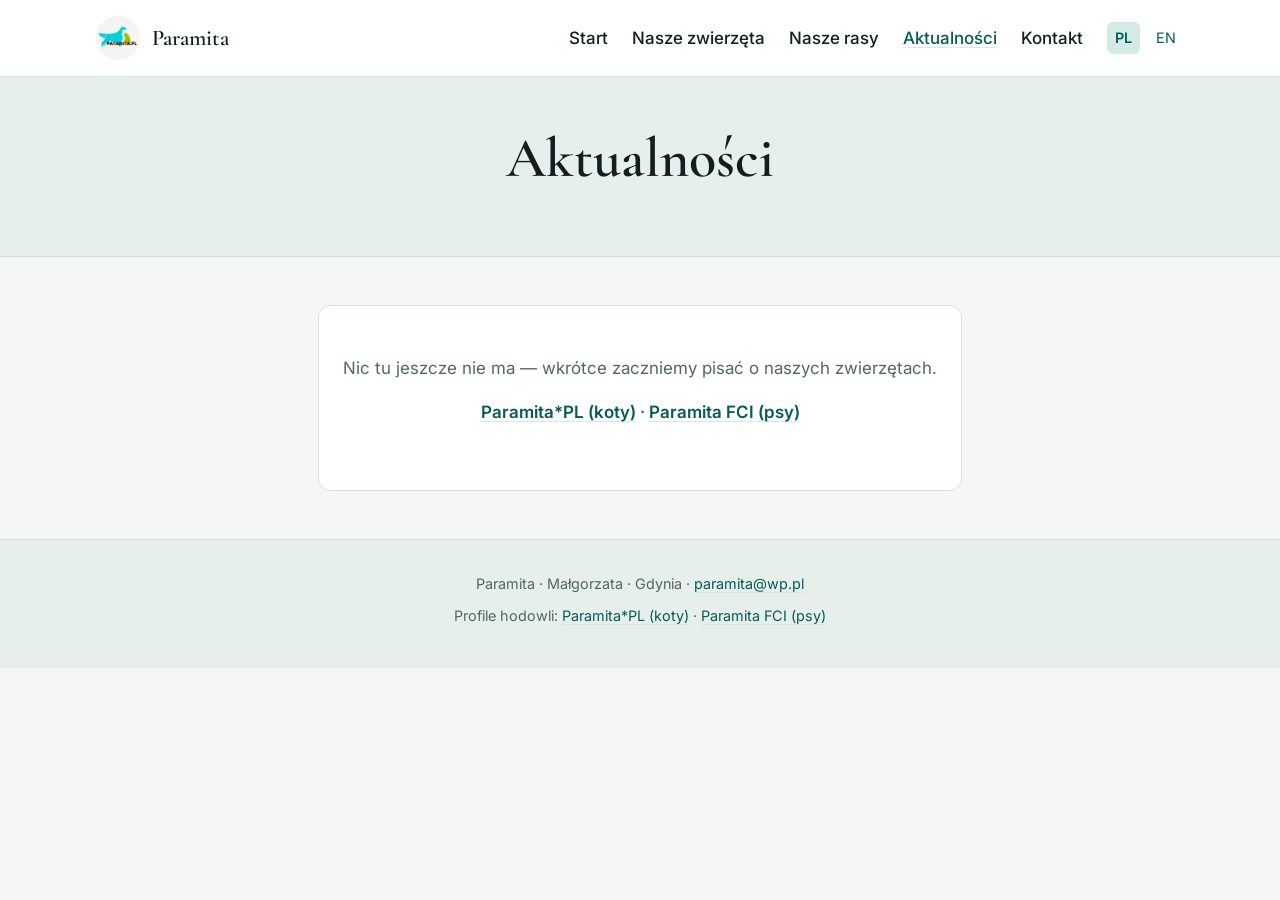
<file: aktualnosci/index.html>
<!DOCTYPE html>
<html lang="pl">
<head>
  <meta charset="UTF-8">
  <meta name="viewport" content="width=device-width, initial-scale=1">
  <title>Aktualności — Paramita, Gdynia</title>
  <link rel="icon" href="/assets/favicon.ico" sizes="any">
  <link rel="icon" type="image/png" sizes="32x32" href="/assets/favicon-32.png">
  <link rel="apple-touch-icon" href="/assets/apple-touch-icon.png">
  <meta name="description" content="Aktualności hodowli Paramita w Gdyni — co u nas słychać. Lista aktualizuje się z portalu Velora.">
  <link rel="preconnect" href="https://fonts.googleapis.com">
  <link rel="preconnect" href="https://fonts.gstatic.com" crossorigin>
  <link href="https://fonts.googleapis.com/css2?family=Cormorant+Garamond:wght@500;600;700&family=Inter:wght@400;500;600&display=swap" rel="stylesheet">
  <link rel="stylesheet" href="/css/base.css">
  <link rel="stylesheet" href="/css/components.css">
</head>
<body>
  <a class="skip-link" href="#main">Przejdź do treści</a>
  <header class="site-header">
    <div class="container">
      <a class="site-header__brand" href="/">
        <img class="site-header__logo" src="/assets/logo.png" alt="Paramita — logo hodowli">
        <span class="site-header__name">Paramita</span>
      </a>
      <nav class="site-nav" aria-label="Główna">
        <ul class="site-nav__list">
          <li><a href="/">Start</a></li>
          <li><a href="/zwierzeta/">Nasze zwierzęta</a></li>
          <li><a href="/rasy/">Nasze rasy</a></li>
          <li><a href="/aktualnosci/" aria-current="page">Aktualności</a></li>
          <li><a href="/kontakt/">Kontakt</a></li>
        </ul>
        <div class="lang-switch" aria-label="Wybór języka">
          <a href="/" aria-current="true" hreflang="pl">PL</a>
          <a href="/en/news/" hreflang="en">EN</a>
        </div>
      </nav>
    </div>
  </header>

  <main id="main">
    <section class="page-header">
      <div class="container">
        <h1>Aktualności</h1>
      </div>
    </section>

    <section class="posts-section">
      <div class="container">
        <!-- zapis: 2026-09-26 — dziś obie hodowle mają 0 postów w portalu -->
        <div id="posts-list" class="posts-list">
          <div class="posts-empty">
            <p>Nic tu jeszcze nie ma — wkrótce zaczniemy pisać o naszych zwierzętach.</p>
            <p class="posts-empty__links">
              <a href="https://velora.pet/breeders/paramitapl" target="_blank" rel="noopener">Paramita*PL (koty)</a>
              ·
              <a href="https://velora.pet/breeders/paramita-fci" target="_blank" rel="noopener">Paramita FCI (psy)</a>
            </p>
          </div>
        </div>
      </div>
    </section>
  </main>

  <footer class="site-footer">
    <div class="container">
      <p>Paramita · Małgorzata · Gdynia · <a href="mailto:paramita@wp.pl">paramita@wp.pl</a></p>
      <p>
        Profile hodowli:
        <a href="https://velora.pet/breeders/paramitapl" target="_blank" rel="noopener">Paramita*PL (koty)</a>
        ·
        <a href="https://velora.pet/breeders/paramita-fci" target="_blank" rel="noopener">Paramita FCI (psy)</a>
      </p>
    </div>
  </footer>

  <script type="module" src="/js/posts.js" defer></script>
</body>
</html>
</file>
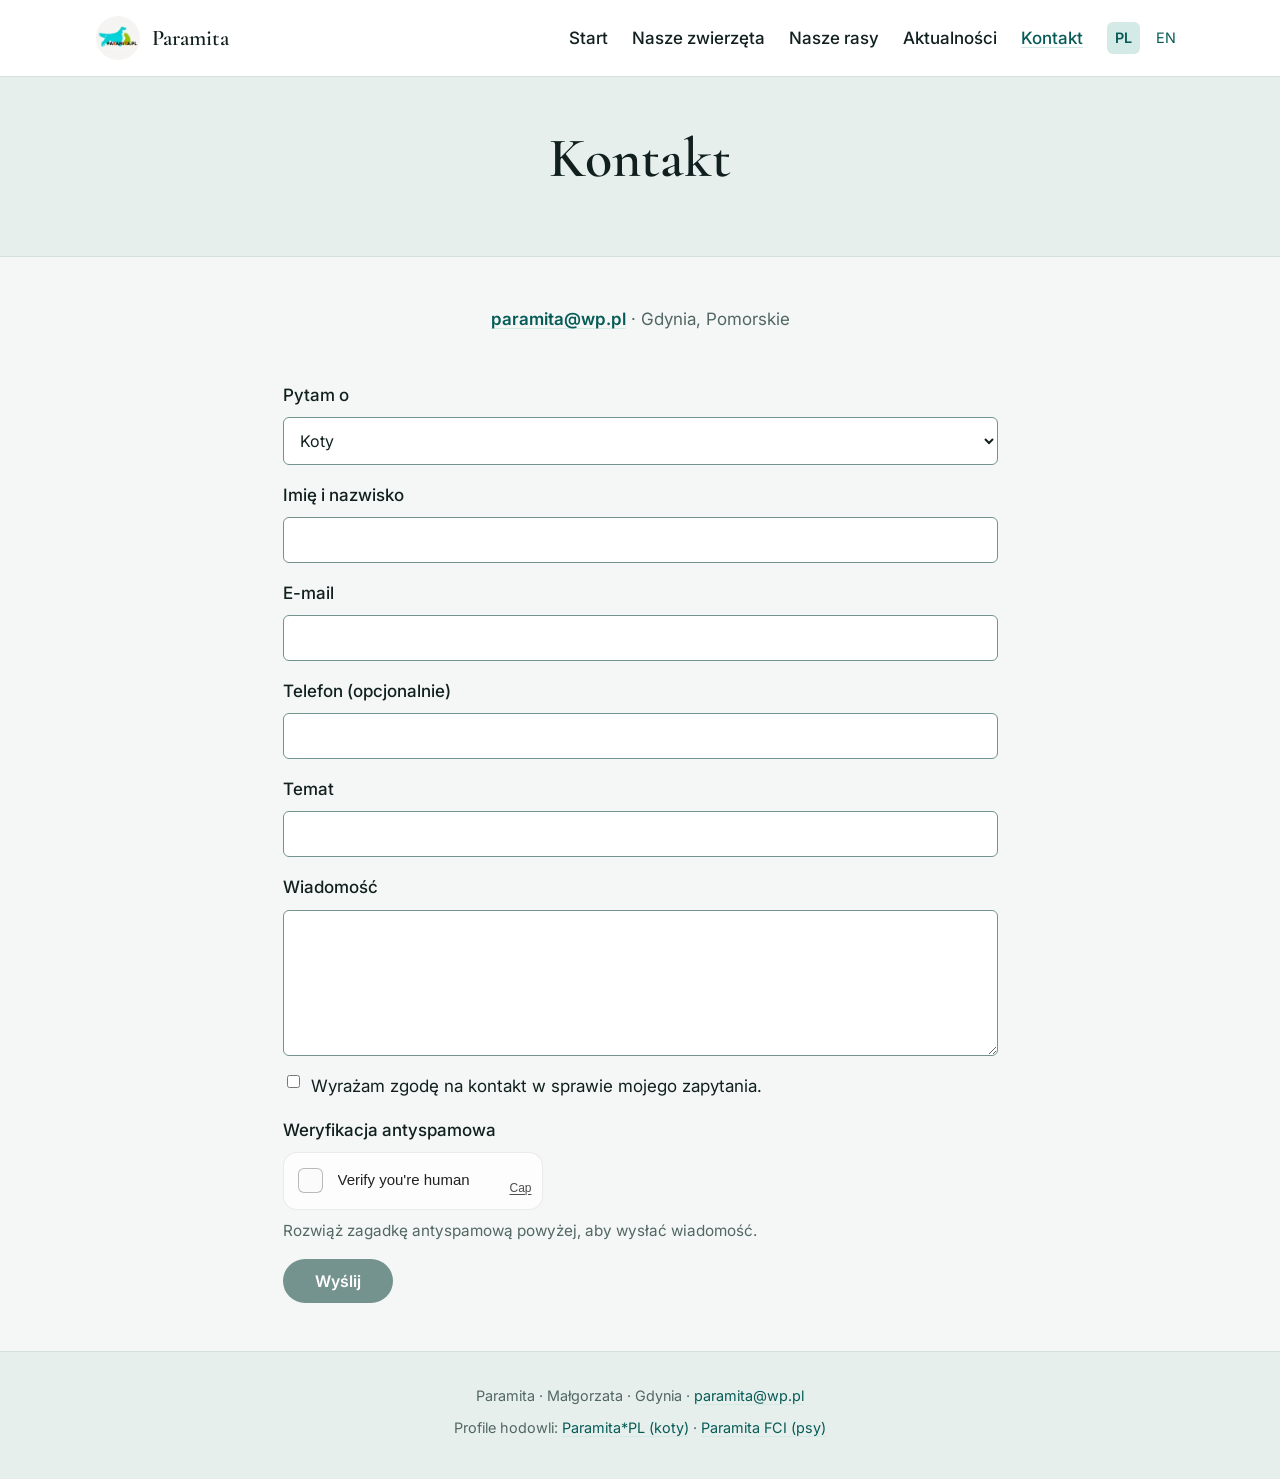
<file: kontakt/index.html>
<!DOCTYPE html>
<html lang="pl">
<head>
  <meta charset="UTF-8">
  <meta name="viewport" content="width=device-width, initial-scale=1">
  <title>Kontakt — Paramita, Gdynia</title>
  <link rel="icon" href="/assets/favicon.ico" sizes="any">
  <link rel="icon" type="image/png" sizes="32x32" href="/assets/favicon-32.png">
  <link rel="apple-touch-icon" href="/assets/apple-touch-icon.png">
  <meta name="description" content="Napisz do hodowli Paramita w Gdyni — odpowiadam na wszystkie pytania o moje koty i psy.">
  <link rel="preconnect" href="https://fonts.googleapis.com">
  <link rel="preconnect" href="https://fonts.gstatic.com" crossorigin>
  <link href="https://fonts.googleapis.com/css2?family=Cormorant+Garamond:wght@500;600;700&family=Inter:wght@400;500;600&display=swap" rel="stylesheet">
  <link rel="stylesheet" href="/css/base.css">
  <link rel="stylesheet" href="/css/components.css">
</head>
<body>
  <a class="skip-link" href="#main">Przejdź do treści</a>
  <header class="site-header">
    <div class="container">
      <a class="site-header__brand" href="/">
        <img class="site-header__logo" src="/assets/logo.png" alt="Paramita — logo hodowli">
        <span class="site-header__name">Paramita</span>
      </a>
      <nav class="site-nav" aria-label="Główna">
        <ul class="site-nav__list">
          <li><a href="/">Start</a></li>
          <li><a href="/zwierzeta/">Nasze zwierzęta</a></li>
          <li><a href="/rasy/">Nasze rasy</a></li>
          <li><a href="/aktualnosci/">Aktualności</a></li>
          <li><a href="/kontakt/" aria-current="page">Kontakt</a></li>
        </ul>
        <div class="lang-switch" aria-label="Wybór języka">
          <a href="/" aria-current="true" hreflang="pl">PL</a>
          <a href="/en/contact/" hreflang="en">EN</a>
        </div>
      </nav>
    </div>
  </header>

  <main id="main">
    <section class="page-header">
      <div class="container">
        <h1>Kontakt</h1>
      </div>
    </section>

    <section class="contact-section">
      <div class="container">
        <p class="contact-details">
          <a href="mailto:paramita@wp.pl">paramita@wp.pl</a> · Gdynia, Pomorskie
        </p>

        <form id="contact-form" class="contact-form" novalidate>
          <div class="form-field">
            <label for="species">Pytam o</label>
            <select id="species" name="species" required>
              <option value="CAT">Koty</option>
              <option value="DOG">Psy</option>
            </select>
          </div>

          <div class="form-field">
            <label for="fullName">Imię i nazwisko</label>
            <input type="text" id="fullName" name="fullName" autocomplete="name" required
                   aria-describedby="fullName-error">
            <p class="form-field__error" id="fullName-error"></p>
          </div>

          <div class="form-field">
            <label for="email">E-mail</label>
            <input type="email" id="email" name="email" autocomplete="email" required
                   aria-describedby="email-error">
            <p class="form-field__error" id="email-error"></p>
          </div>

          <div class="form-field">
            <label for="phone">Telefon (opcjonalnie)</label>
            <input type="tel" id="phone" name="phone" autocomplete="tel">
          </div>

          <div class="form-field">
            <label for="subject">Temat</label>
            <input type="text" id="subject" name="subject" required aria-describedby="subject-error">
            <p class="form-field__error" id="subject-error"></p>
          </div>

          <div class="form-field">
            <label for="message">Wiadomość</label>
            <textarea id="message" name="message" rows="6" required
                      aria-describedby="message-error"></textarea>
            <p class="form-field__error" id="message-error"></p>
          </div>

          <div class="form-field form-field--checkbox">
            <input type="checkbox" id="consent" name="consent" required aria-describedby="consent-error">
            <label for="consent">Wyrażam zgodę na kontakt w sprawie mojego zapytania.</label>
          </div>
          <p class="form-field__error" id="consent-error"></p>

          <div class="form-field">
            <span class="form-field__label-text" id="captcha-label">Weryfikacja antyspamowa</span>
            <cap-widget id="captcha-widget" data-cap-api-endpoint="https://api.velora.pet/v1/captcha/"></cap-widget>
            <p class="form-field__hint" id="captcha-hint"></p>
          </div>

          <p id="form-status" class="form-status" role="status" aria-live="polite" tabindex="-1"></p>

          <button type="submit" class="contact-form__submit" id="contact-submit" disabled
                  aria-describedby="captcha-hint">Wyślij</button>
        </form>
      </div>
    </section>
  </main>

  <footer class="site-footer">
    <div class="container">
      <p>Paramita · Małgorzata · Gdynia · <a href="mailto:paramita@wp.pl">paramita@wp.pl</a></p>
      <p>
        Profile hodowli:
        <a href="https://velora.pet/breeders/paramitapl" target="_blank" rel="noopener">Paramita*PL (koty)</a>
        ·
        <a href="https://velora.pet/breeders/paramita-fci" target="_blank" rel="noopener">Paramita FCI (psy)</a>
      </p>
    </div>
  </footer>

  <!-- Cap.js musi wiedziec, gdzie jest lokalna binarka rozwiazywacza, ZANIM
       jego skrypt sie wykona — inaczej sciaga ja z cdn.jsdelivr.net. Ten
       skrypt jest celowo klasyczny (nie type="module"): tylko wtedy kolejnosc
       wykonania wobec ponizszej zmiennej jest gwarantowana. -->
  <script>window.CAP_CUSTOM_WASM_URL = '/vendor/cap_wasm_bg.wasm';</script>
  <script src="/vendor/cap.min.js"></script>
  <script type="module" src="/js/contact.js" defer></script>
</body>
</html>
</file>
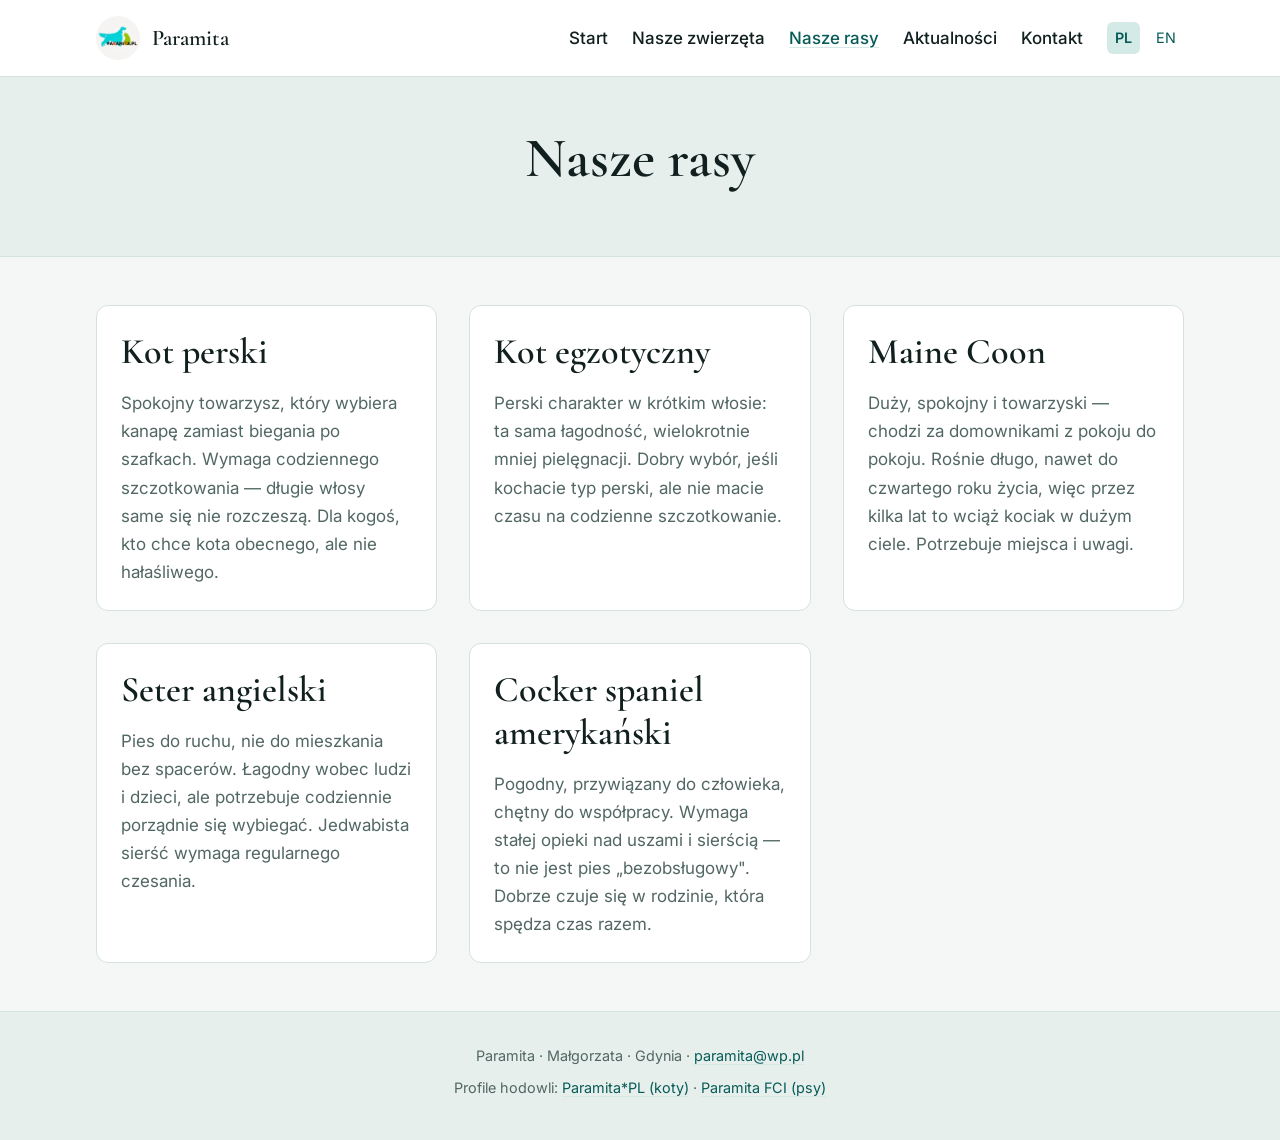
<file: rasy/index.html>
<!DOCTYPE html>
<html lang="pl">
<head>
  <meta charset="UTF-8">
  <meta name="viewport" content="width=device-width, initial-scale=1">
  <title>Nasze rasy — Paramita, Gdynia</title>
  <link rel="icon" href="/assets/favicon.ico" sizes="any">
  <link rel="icon" type="image/png" sizes="32x32" href="/assets/favicon-32.png">
  <link rel="apple-touch-icon" href="/assets/apple-touch-icon.png">
  <meta name="description" content="Trzy rasy kotów (Perski, Egzotyczny, Maine Coon) i dwie rasy psów (Seter angielski, Cocker spaniel amerykański) hodowli Paramita.">
  <link rel="alternate" hreflang="pl" href="https://paramita.pl/rasy/">
  <link rel="alternate" hreflang="en" href="https://paramita.pl/en/breeds/">
  <link rel="alternate" hreflang="x-default" href="https://paramita.pl/rasy/">
  <link rel="preconnect" href="https://fonts.googleapis.com">
  <link rel="preconnect" href="https://fonts.gstatic.com" crossorigin>
  <link href="https://fonts.googleapis.com/css2?family=Cormorant+Garamond:wght@500;600;700&family=Inter:wght@400;500;600&display=swap" rel="stylesheet">
  <link rel="stylesheet" href="/css/base.css">
  <link rel="stylesheet" href="/css/components.css">
</head>
<body>
  <a class="skip-link" href="#main">Przejdź do treści</a>
  <header class="site-header">
    <div class="container">
      <a class="site-header__brand" href="/">
        <img class="site-header__logo" src="/assets/logo.png" alt="Paramita — logo hodowli">
        <span class="site-header__name">Paramita</span>
      </a>
      <nav class="site-nav" aria-label="Główna">
        <ul class="site-nav__list">
          <li><a href="/">Start</a></li>
          <li><a href="/zwierzeta/">Nasze zwierzęta</a></li>
          <li><a href="/rasy/" aria-current="page">Nasze rasy</a></li>
          <li><a href="/aktualnosci/">Aktualności</a></li>
          <li><a href="/kontakt/">Kontakt</a></li>
        </ul>
        <div class="lang-switch" aria-label="Wybór języka">
          <a href="/rasy/" aria-current="true" hreflang="pl">PL</a>
          <a href="/en/breeds/" hreflang="en">EN</a>
        </div>
      </nav>
    </div>
  </header>

  <main id="main">
    <section class="page-header">
      <div class="container">
        <h1>Nasze rasy</h1>
      </div>
    </section>

    <section class="breeds-section">
      <div class="container">
        <div class="breeds-grid">
          <article class="breed-card">
            <h2>Kot perski</h2>
            <p>
              Spokojny towarzysz, który wybiera kanapę zamiast biegania po
              szafkach. Wymaga codziennego szczotkowania — długie włosy same
              się nie rozczeszą. Dla kogoś, kto chce kota obecnego, ale nie
              hałaśliwego.
            </p>
          </article>

          <article class="breed-card">
            <h2>Kot egzotyczny</h2>
            <p>
              Perski charakter w krótkim włosie: ta sama łagodność,
              wielokrotnie mniej pielęgnacji. Dobry wybór, jeśli kochacie typ
              perski, ale nie macie czasu na codzienne szczotkowanie.
            </p>
          </article>

          <article class="breed-card">
            <h2>Maine Coon</h2>
            <p>
              Duży, spokojny i towarzyski — chodzi za domownikami z pokoju do
              pokoju. Rośnie długo, nawet do czwartego roku życia, więc przez
              kilka lat to wciąż kociak w dużym ciele. Potrzebuje miejsca i
              uwagi.
            </p>
          </article>

          <article class="breed-card">
            <h2>Seter angielski</h2>
            <p>
              Pies do ruchu, nie do mieszkania bez spacerów. Łagodny wobec
              ludzi i dzieci, ale potrzebuje codziennie porządnie się
              wybiegać. Jedwabista sierść wymaga regularnego czesania.
            </p>
          </article>

          <article class="breed-card">
            <h2>Cocker spaniel amerykański</h2>
            <p>
              Pogodny, przywiązany do człowieka, chętny do współpracy. Wymaga
              stałej opieki nad uszami i sierścią — to nie jest pies
              „bezobsługowy". Dobrze czuje się w rodzinie, która spędza czas
              razem.
            </p>
          </article>
        </div>
      </div>
    </section>
  </main>

  <footer class="site-footer">
    <div class="container">
      <p>Paramita · Małgorzata · Gdynia · <a href="mailto:paramita@wp.pl">paramita@wp.pl</a></p>
      <p>
        Profile hodowli:
        <a href="https://velora.pet/breeders/paramitapl" target="_blank" rel="noopener">Paramita*PL (koty)</a>
        ·
        <a href="https://velora.pet/breeders/paramita-fci" target="_blank" rel="noopener">Paramita FCI (psy)</a>
      </p>
    </div>
  </footer>
</body>
</html>
</file>
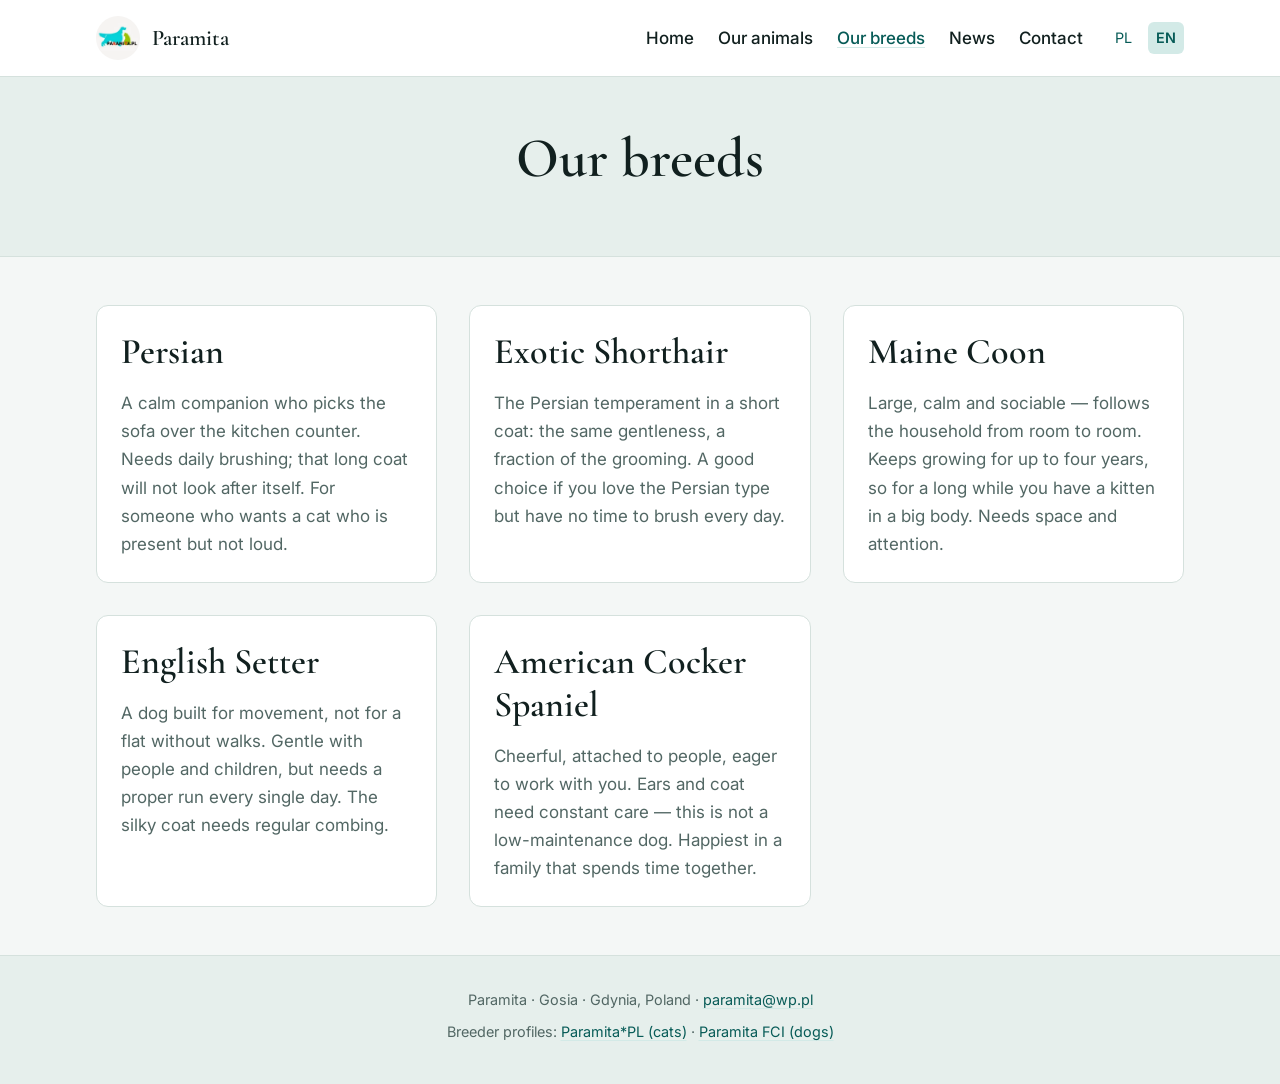
<file: en/breeds/index.html>
<!DOCTYPE html>
<html lang="en">
<head>
  <meta charset="UTF-8">
  <meta name="viewport" content="width=device-width, initial-scale=1">
  <title>Our breeds — Paramita, Gdynia</title>
  <link rel="icon" href="/assets/favicon.ico" sizes="any">
  <link rel="icon" type="image/png" sizes="32x32" href="/assets/favicon-32.png">
  <link rel="apple-touch-icon" href="/assets/apple-touch-icon.png">
  <meta name="description" content="Three cat breeds (Persian, Exotic Shorthair, Maine Coon) and two dog breeds (English Setter, American Cocker Spaniel) at the Paramita cattery and kennel.">
  <link rel="alternate" hreflang="pl" href="https://paramita.pl/rasy/">
  <link rel="alternate" hreflang="en" href="https://paramita.pl/en/breeds/">
  <link rel="alternate" hreflang="x-default" href="https://paramita.pl/rasy/">
  <link rel="preconnect" href="https://fonts.googleapis.com">
  <link rel="preconnect" href="https://fonts.gstatic.com" crossorigin>
  <link href="https://fonts.googleapis.com/css2?family=Cormorant+Garamond:wght@500;600;700&family=Inter:wght@400;500;600&display=swap" rel="stylesheet">
  <link rel="stylesheet" href="/css/base.css">
  <link rel="stylesheet" href="/css/components.css">
</head>
<body>
  <a class="skip-link" href="#main">Skip to content</a>
  <header class="site-header">
    <div class="container">
      <a class="site-header__brand" href="/en/">
        <img class="site-header__logo" src="/assets/logo.png" alt="Paramita — cattery logo">
        <span class="site-header__name">Paramita</span>
      </a>
      <nav class="site-nav" aria-label="Main">
        <ul class="site-nav__list">
          <li><a href="/en/">Home</a></li>
          <li><a href="/en/animals/">Our animals</a></li>
          <li><a href="/en/breeds/" aria-current="page">Our breeds</a></li>
          <li><a href="/en/news/">News</a></li>
          <li><a href="/en/contact/">Contact</a></li>
        </ul>
        <div class="lang-switch" aria-label="Language selection">
          <a href="/rasy/" hreflang="pl">PL</a>
          <a href="/en/breeds/" aria-current="true" hreflang="en">EN</a>
        </div>
      </nav>
    </div>
  </header>

  <main id="main">
    <section class="page-header">
      <div class="container">
        <h1>Our breeds</h1>
      </div>
    </section>

    <section class="breeds-section">
      <div class="container">
        <div class="breeds-grid">
          <article class="breed-card">
            <h2>Persian</h2>
            <p>
              A calm companion who picks the sofa over the kitchen counter.
              Needs daily brushing; that long coat will not look after
              itself. For someone who wants a cat who is present but not
              loud.
            </p>
          </article>

          <article class="breed-card">
            <h2>Exotic Shorthair</h2>
            <p>
              The Persian temperament in a short coat: the same gentleness,
              a fraction of the grooming. A good choice if you love the
              Persian type but have no time to brush every day.
            </p>
          </article>

          <article class="breed-card">
            <h2>Maine Coon</h2>
            <p>
              Large, calm and sociable — follows the household from room to
              room. Keeps growing for up to four years, so for a long while
              you have a kitten in a big body. Needs space and attention.
            </p>
          </article>

          <article class="breed-card">
            <h2>English Setter</h2>
            <p>
              A dog built for movement, not for a flat without walks.
              Gentle with people and children, but needs a proper run every
              single day. The silky coat needs regular combing.
            </p>
          </article>

          <article class="breed-card">
            <h2>American Cocker Spaniel</h2>
            <p>
              Cheerful, attached to people, eager to work with you. Ears
              and coat need constant care — this is not a low-maintenance
              dog. Happiest in a family that spends time together.
            </p>
          </article>
        </div>
      </div>
    </section>
  </main>

  <footer class="site-footer">
    <div class="container">
      <p>Paramita · Gosia · Gdynia, Poland · <a href="mailto:paramita@wp.pl">paramita@wp.pl</a></p>
      <p>
        Breeder profiles:
        <a href="https://velora.pet/breeders/paramitapl" target="_blank" rel="noopener">Paramita*PL (cats)</a>
        ·
        <a href="https://velora.pet/breeders/paramita-fci" target="_blank" rel="noopener">Paramita FCI (dogs)</a>
      </p>
    </div>
  </footer>
</body>
</html>
</file>
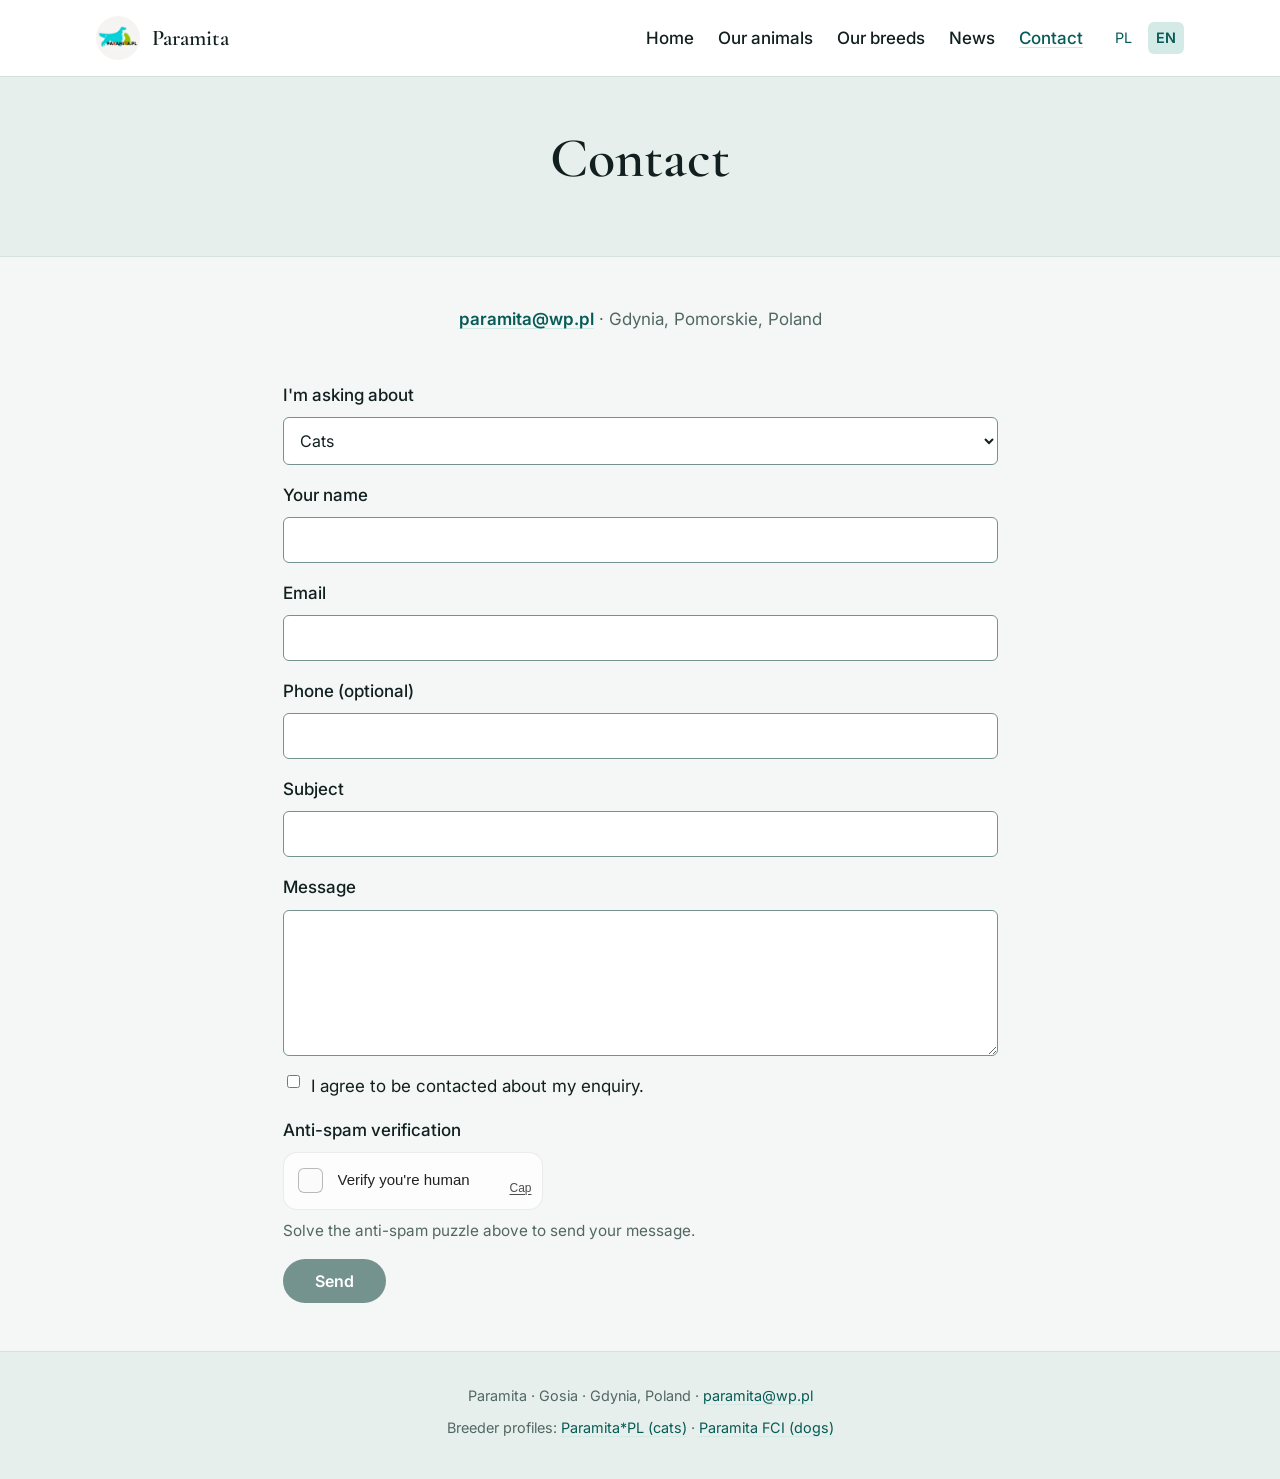
<file: en/contact/index.html>
<!DOCTYPE html>
<html lang="en">
<head>
  <meta charset="UTF-8">
  <meta name="viewport" content="width=device-width, initial-scale=1">
  <title>Contact — Paramita, Gdynia</title>
  <link rel="icon" href="/assets/favicon.ico" sizes="any">
  <link rel="icon" type="image/png" sizes="32x32" href="/assets/favicon-32.png">
  <link rel="apple-touch-icon" href="/assets/apple-touch-icon.png">
  <meta name="description" content="Get in touch with the Paramita cattery and kennel in Gdynia — happy to answer any questions about our cats and dogs.">
  <link rel="alternate" hreflang="pl" href="https://paramita.pl/kontakt/">
  <link rel="alternate" hreflang="en" href="https://paramita.pl/en/contact/">
  <link rel="alternate" hreflang="x-default" href="https://paramita.pl/kontakt/">
  <link rel="preconnect" href="https://fonts.googleapis.com">
  <link rel="preconnect" href="https://fonts.gstatic.com" crossorigin>
  <link href="https://fonts.googleapis.com/css2?family=Cormorant+Garamond:wght@500;600;700&family=Inter:wght@400;500;600&display=swap" rel="stylesheet">
  <link rel="stylesheet" href="/css/base.css">
  <link rel="stylesheet" href="/css/components.css">
</head>
<body>
  <a class="skip-link" href="#main">Skip to content</a>
  <header class="site-header">
    <div class="container">
      <a class="site-header__brand" href="/en/">
        <img class="site-header__logo" src="/assets/logo.png" alt="Paramita — cattery logo">
        <span class="site-header__name">Paramita</span>
      </a>
      <nav class="site-nav" aria-label="Main">
        <ul class="site-nav__list">
          <li><a href="/en/">Home</a></li>
          <li><a href="/en/animals/">Our animals</a></li>
          <li><a href="/en/breeds/">Our breeds</a></li>
          <li><a href="/en/news/">News</a></li>
          <li><a href="/en/contact/" aria-current="page">Contact</a></li>
        </ul>
        <div class="lang-switch" aria-label="Language selection">
          <a href="/kontakt/" hreflang="pl">PL</a>
          <a href="/en/contact/" aria-current="true" hreflang="en">EN</a>
        </div>
      </nav>
    </div>
  </header>

  <main id="main">
    <section class="page-header">
      <div class="container">
        <h1>Contact</h1>
      </div>
    </section>

    <section class="contact-section">
      <div class="container">
        <p class="contact-details">
          <a href="mailto:paramita@wp.pl">paramita@wp.pl</a> · Gdynia, Pomorskie, Poland
        </p>

        <form id="contact-form" class="contact-form" novalidate>
          <div class="form-field">
            <label for="species">I'm asking about</label>
            <select id="species" name="species" required>
              <option value="CAT">Cats</option>
              <option value="DOG">Dogs</option>
            </select>
          </div>

          <div class="form-field">
            <label for="fullName">Your name</label>
            <input type="text" id="fullName" name="fullName" autocomplete="name" required
                   aria-describedby="fullName-error">
            <p class="form-field__error" id="fullName-error"></p>
          </div>

          <div class="form-field">
            <label for="email">Email</label>
            <input type="email" id="email" name="email" autocomplete="email" required
                   aria-describedby="email-error">
            <p class="form-field__error" id="email-error"></p>
          </div>

          <div class="form-field">
            <label for="phone">Phone (optional)</label>
            <input type="tel" id="phone" name="phone" autocomplete="tel">
          </div>

          <div class="form-field">
            <label for="subject">Subject</label>
            <input type="text" id="subject" name="subject" required aria-describedby="subject-error">
            <p class="form-field__error" id="subject-error"></p>
          </div>

          <div class="form-field">
            <label for="message">Message</label>
            <textarea id="message" name="message" rows="6" required
                      aria-describedby="message-error"></textarea>
            <p class="form-field__error" id="message-error"></p>
          </div>

          <div class="form-field form-field--checkbox">
            <input type="checkbox" id="consent" name="consent" required aria-describedby="consent-error">
            <label for="consent">I agree to be contacted about my enquiry.</label>
          </div>
          <p class="form-field__error" id="consent-error"></p>

          <div class="form-field">
            <span class="form-field__label-text" id="captcha-label">Anti-spam verification</span>
            <cap-widget id="captcha-widget" data-cap-api-endpoint="https://api.velora.pet/v1/captcha/"></cap-widget>
            <p class="form-field__hint" id="captcha-hint"></p>
          </div>

          <p id="form-status" class="form-status" role="status" aria-live="polite" tabindex="-1"></p>

          <button type="submit" class="contact-form__submit" id="contact-submit" disabled
                  aria-describedby="captcha-hint">Send</button>
        </form>
      </div>
    </section>
  </main>

  <footer class="site-footer">
    <div class="container">
      <p>Paramita · Gosia · Gdynia, Poland · <a href="mailto:paramita@wp.pl">paramita@wp.pl</a></p>
      <p>
        Breeder profiles:
        <a href="https://velora.pet/breeders/paramitapl" target="_blank" rel="noopener">Paramita*PL (cats)</a>
        ·
        <a href="https://velora.pet/breeders/paramita-fci" target="_blank" rel="noopener">Paramita FCI (dogs)</a>
      </p>
    </div>
  </footer>

  <!-- Cap.js needs to know where the local solver binary is BEFORE its script
       runs — otherwise it fetches it from cdn.jsdelivr.net. This script is
       intentionally classic (not type="module"): only then is execution
       order relative to the variable below guaranteed. -->
  <script>window.CAP_CUSTOM_WASM_URL = '/vendor/cap_wasm_bg.wasm';</script>
  <script src="/vendor/cap.min.js"></script>
  <script type="module" src="/js/contact.js" defer></script>
</body>
</html>
</file>
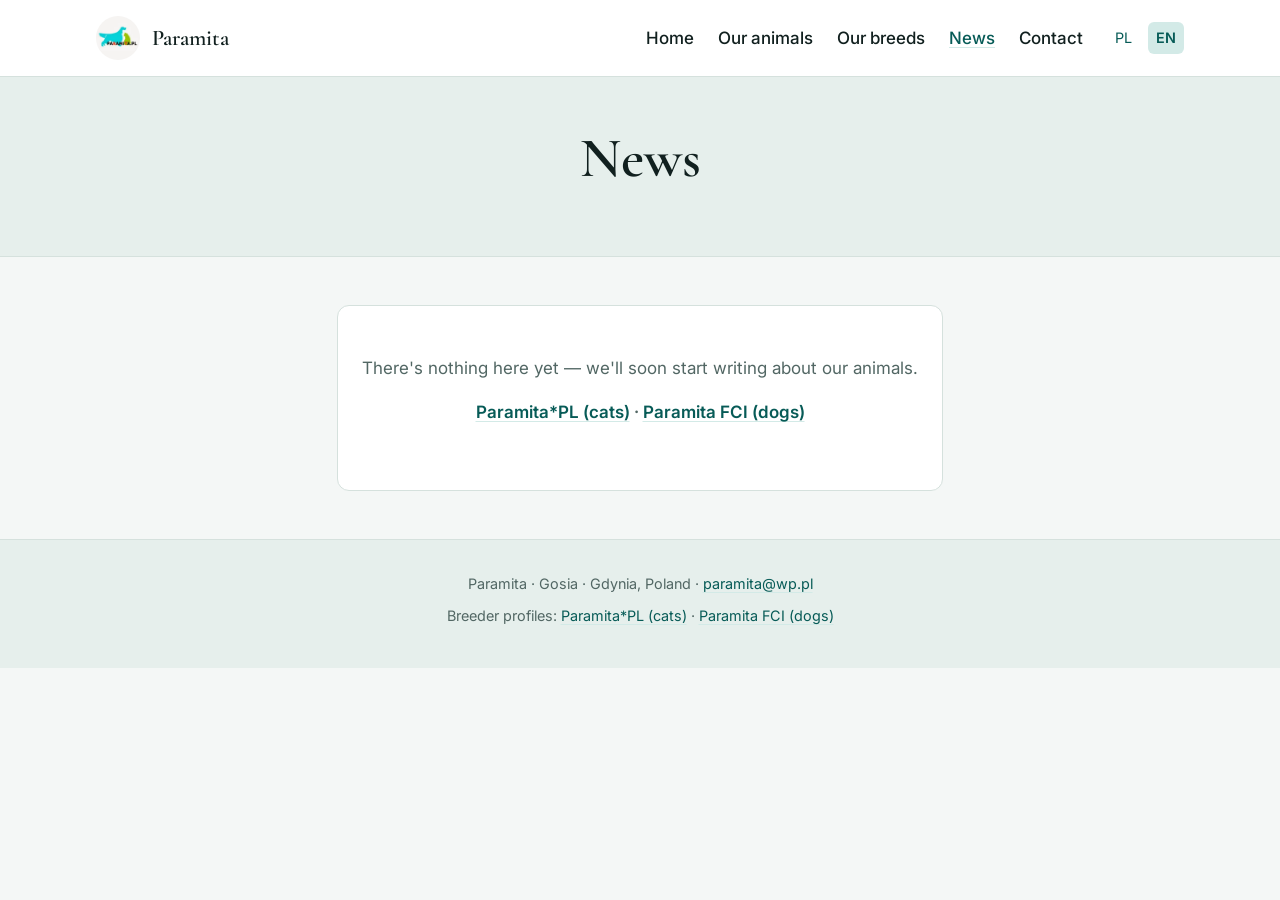
<file: en/news/index.html>
<!DOCTYPE html>
<html lang="en">
<head>
  <meta charset="UTF-8">
  <meta name="viewport" content="width=device-width, initial-scale=1">
  <title>News — Paramita, Gdynia</title>
  <link rel="icon" href="/assets/favicon.ico" sizes="any">
  <link rel="icon" type="image/png" sizes="32x32" href="/assets/favicon-32.png">
  <link rel="apple-touch-icon" href="/assets/apple-touch-icon.png">
  <meta name="description" content="News from the Paramita cattery and kennel in Gdynia — what's new with us. Updates automatically from the Velora portal.">
  <link rel="alternate" hreflang="pl" href="https://paramita.pl/aktualnosci/">
  <link rel="alternate" hreflang="en" href="https://paramita.pl/en/news/">
  <link rel="alternate" hreflang="x-default" href="https://paramita.pl/aktualnosci/">
  <link rel="preconnect" href="https://fonts.googleapis.com">
  <link rel="preconnect" href="https://fonts.gstatic.com" crossorigin>
  <link href="https://fonts.googleapis.com/css2?family=Cormorant+Garamond:wght@500;600;700&family=Inter:wght@400;500;600&display=swap" rel="stylesheet">
  <link rel="stylesheet" href="/css/base.css">
  <link rel="stylesheet" href="/css/components.css">
</head>
<body>
  <a class="skip-link" href="#main">Skip to content</a>
  <header class="site-header">
    <div class="container">
      <a class="site-header__brand" href="/en/">
        <img class="site-header__logo" src="/assets/logo.png" alt="Paramita — cattery logo">
        <span class="site-header__name">Paramita</span>
      </a>
      <nav class="site-nav" aria-label="Main">
        <ul class="site-nav__list">
          <li><a href="/en/">Home</a></li>
          <li><a href="/en/animals/">Our animals</a></li>
          <li><a href="/en/breeds/">Our breeds</a></li>
          <li><a href="/en/news/" aria-current="page">News</a></li>
          <li><a href="/en/contact/">Contact</a></li>
        </ul>
        <div class="lang-switch" aria-label="Language selection">
          <a href="/aktualnosci/" hreflang="pl">PL</a>
          <a href="/en/news/" aria-current="true" hreflang="en">EN</a>
        </div>
      </nav>
    </div>
  </header>

  <main id="main">
    <section class="page-header">
      <div class="container">
        <h1>News</h1>
      </div>
    </section>

    <section class="posts-section">
      <div class="container">
        <!-- snapshot: 2026-09-26 — both breeders have 0 posts on the portal today -->
        <div id="posts-list" class="posts-list">
          <div class="posts-empty">
            <p>There's nothing here yet — we'll soon start writing about our animals.</p>
            <p class="posts-empty__links">
              <a href="https://velora.pet/breeders/paramitapl" target="_blank" rel="noopener">Paramita*PL (cats)</a>
              ·
              <a href="https://velora.pet/breeders/paramita-fci" target="_blank" rel="noopener">Paramita FCI (dogs)</a>
            </p>
          </div>
        </div>
      </div>
    </section>
  </main>

  <footer class="site-footer">
    <div class="container">
      <p>Paramita · Gosia · Gdynia, Poland · <a href="mailto:paramita@wp.pl">paramita@wp.pl</a></p>
      <p>
        Breeder profiles:
        <a href="https://velora.pet/breeders/paramitapl" target="_blank" rel="noopener">Paramita*PL (cats)</a>
        ·
        <a href="https://velora.pet/breeders/paramita-fci" target="_blank" rel="noopener">Paramita FCI (dogs)</a>
      </p>
    </div>
  </footer>

  <script type="module" src="/js/posts.js" defer></script>
</body>
</html>
</file>
<file: css/components.css>
/*
 * Paramita — komponenty: nagłówek, baner, karty, filtr, wystawy, galeria,
 * formularz, stopka. Zależy od zmiennych z base.css.
 */

/* ---------- Nagłówek ---------- */
.site-header {
  border-bottom: 1px solid var(--color-border);
  background: var(--color-surface);
}

.site-header .container {
  display: flex;
  align-items: center;
  justify-content: space-between;
  gap: var(--space-4);
  padding-block: var(--space-4);
  flex-wrap: wrap;
}

.site-header__brand {
  display: flex;
  align-items: center;
  gap: var(--space-3);
  text-decoration: none;
}

.site-header__logo {
  width: 44px;
  height: 44px;
  border-radius: 50%;
  object-fit: cover;
}

.site-header__name {
  font-family: var(--font-heading);
  font-size: 1.4rem;
  font-weight: 600;
  color: var(--color-text);
}

.site-nav {
  display: flex;
  align-items: center;
  gap: var(--space-5);
  flex-wrap: wrap;
}

.site-nav__list {
  display: flex;
  gap: var(--space-5);
  flex-wrap: wrap;
}

.site-nav__list a {
  text-decoration: none;
  font-weight: 500;
  color: var(--color-text);
}

.site-nav__list a:hover,
.site-nav__list a[aria-current="page"] {
  color: var(--color-accent-dark);
  text-decoration: underline;
  text-decoration-color: var(--color-accent-soft);
}

.lang-switch {
  display: flex;
  gap: var(--space-2);
  font-size: 0.9rem;
}

.lang-switch a {
  text-decoration: none;
  padding: var(--space-1) var(--space-2);
  border-radius: var(--radius-sm);
}

.lang-switch a[aria-current="true"] {
  background: var(--color-accent-soft);
  color: var(--color-accent-dark);
  font-weight: 600;
}

/* ---------- Baner strony głównej ---------- */
.hero {
  position: relative;
  display: grid;
  grid-template-columns: 1fr 1fr;
  min-height: 46vh;
  overflow: hidden;
}

.hero__panel {
  position: relative;
}

.hero__panel img {
  width: 100%;
  height: 100%;
  min-height: 260px;
  object-fit: cover;
}

.hero__panel::after {
  content: "";
  position: absolute;
  inset: 0;
  /* Zdjecia banerow sa cieple; morski welon spina je z paleta strony. */
  background: rgba(7, 44, 42, 0.34);
}

.hero__caption {
  position: absolute;
  inset: 0;
  display: flex;
  align-items: center;
  justify-content: center;
  flex-direction: column;
  text-align: center;
  color: #fff;
  padding: var(--space-4);
  z-index: 1;
}

.hero__caption h1 {
  color: #fff;
  font-size: clamp(2.5rem, 6vw + 1rem, 4rem);
  margin-bottom: var(--space-2);
  text-shadow: 0 2px 12px rgba(0, 0, 0, 0.35);
}

.hero__caption p {
  font-size: 1.15rem;
  margin: 0;
  text-shadow: 0 1px 8px rgba(0, 0, 0, 0.35);
}

@media (max-width: 640px) {
  .hero {
    grid-template-columns: 1fr;
    min-height: auto;
  }

  .hero__panel img {
    min-height: 200px;
  }

  .hero__caption {
    position: static;
    background: var(--color-accent-dark);
    padding: var(--space-7) var(--space-4);
  }

  .hero__panel::after {
    display: none;
  }
}

/* ---------- Baner prosty (podstrony) ---------- */
.page-header {
  background: var(--color-surface-alt);
  border-bottom: 1px solid var(--color-border);
  padding-block: var(--space-7);
  text-align: center;
}

.page-header p {
  max-width: var(--measure);
  margin-inline: auto;
  color: var(--color-text-muted);
}

/* ---------- Sekcja "O nas" ---------- */
.about .prose {
  margin-inline: auto;
  text-align: left;
}

/* ---------- Filtr gatunku ---------- */
.species-filter {
  display: flex;
  justify-content: center;
  gap: var(--space-3);
  margin-bottom: var(--space-6);
  flex-wrap: wrap;
}

.species-filter button {
  border: 1px solid var(--color-border);
  background: var(--color-surface);
  color: var(--color-text);
  padding: var(--space-2) var(--space-5);
  border-radius: 999px;
  font-weight: 500;
  transition: var(--transition-fast);
}

@media (prefers-reduced-motion: no-preference) {
  .species-filter button {
    transition: background-color var(--transition-fast), color var(--transition-fast), border-color var(--transition-fast);
  }
}

.species-filter button[aria-pressed="true"] {
  background: var(--color-accent-dark);
  border-color: var(--color-accent-dark);
  color: #fff;
}

.species-filter button:hover {
  border-color: var(--color-accent-dark);
}

/* ---------- Karta zwierzęcia ---------- */
.animal-card {
  background: var(--color-surface);
  border: 1px solid var(--color-border);
  border-radius: var(--radius-md);
  overflow: hidden;
  box-shadow: var(--shadow-sm);
}

@media (prefers-reduced-motion: no-preference) {
  .animal-card {
    transition: box-shadow var(--transition-fast), transform var(--transition-fast);
  }

  .animal-card:hover {
    box-shadow: var(--shadow-md);
    transform: translateY(-3px);
  }
}

.animal-card__link {
  display: block;
  text-decoration: none;
  color: inherit;
}

.animal-card__photo {
  width: 100%;
  aspect-ratio: 1 / 1;
  object-fit: cover;
  background: var(--color-surface-alt);
}

.animal-card__placeholder {
  /* Zastepnik dla zwierzecia, ktore nie ma zdjecia w portalu (dzis 2 z 5 kotow).
   * Swiadomie NIE jest to rysunek zwierzaka: kreskowka klocila sie z szeryfowym,
   * spokojnym charakterem reszty strony i wygladala jak wklejka z innego serwisu.
   * Zamiast tego stonowany panel z monogramem — czytelny, cichy, nie udaje zdjecia. */
  width: 100%;
  aspect-ratio: 1 / 1;
  display: flex;
  align-items: center;
  justify-content: center;
  background-color: var(--color-surface-alt);
  font-family: var(--font-heading);
  /* Bez `container-type` na karcie jednostka `cqi` byłaby nieprawidlowa. */
  font-size: clamp(2.5rem, 5vw, 4.5rem);
  line-height: 1;
  font-weight: 600;
  letter-spacing: 0.02em;
  user-select: none;
}
.animal-card__placeholder[data-species="CAT"] {
  color: var(--color-cat);
  background-color: color-mix(in srgb, var(--color-cat) 10%, var(--color-surface-alt));
}
.animal-card__placeholder[data-species="DOG"] {
  color: var(--color-dog);
  background-color: color-mix(in srgb, var(--color-dog) 10%, var(--color-surface-alt));
}

.animal-card__name,
.animal-card__breed,
.animal-card__meta {
  padding-inline: var(--space-4);
}

.animal-card__name {
  margin-top: var(--space-4);
  margin-bottom: var(--space-1);
  font-size: 1.15rem;
}

.animal-card__breed {
  margin-bottom: var(--space-1);
  color: var(--color-text-muted);
  font-size: 0.95rem;
}

.animal-card__meta {
  margin-bottom: var(--space-4);
  color: var(--color-text-muted);
  font-size: 0.9rem;
}

/* ---------- Wystawy ---------- */
.events {
  display: flex;
  flex-direction: column;
  gap: var(--space-3);
  max-width: var(--measure);
  margin-inline: auto;
}

.event {
  display: grid;
  grid-template-columns: 9rem 1fr auto;
  gap: var(--space-4);
  align-items: baseline;
  padding: var(--space-3) var(--space-4);
  background: var(--color-surface);
  border: 1px solid var(--color-border);
  border-radius: var(--radius-sm);
}

.event__date {
  font-family: var(--font-heading);
  font-weight: 600;
  color: var(--color-accent-dark);
}

.event__title {
  font-weight: 500;
}

.event__place {
  color: var(--color-text-muted);
  font-size: 0.9rem;
  text-align: right;
}

@media (max-width: 560px) {
  .event {
    grid-template-columns: 1fr;
    text-align: left;
  }

  .event__place {
    text-align: left;
  }
}

/* ---------- Galeria ---------- */
.gallery-album h3 {
  margin-bottom: var(--space-4);
}

.gallery-album__photo {
  border-radius: var(--radius-sm);
  overflow: hidden;
  aspect-ratio: 1 / 1;
}

.gallery-album__photo img {
  width: 100%;
  height: 100%;
  object-fit: cover;
}

/* ---------- Formularz kontaktowy ---------- */
.contact-form {
  max-width: var(--measure);
  margin-inline: auto;
  display: grid;
  gap: var(--space-4);
}

.form-field {
  display: grid;
  gap: var(--space-2);
}

.form-field label {
  font-weight: 500;
}

.form-field input,
.form-field select,
.form-field textarea {
  padding: var(--space-3);
  /* Kontur pola musi byc widoczny — --color-border ma wobec bieli tylko 1.25:1,
   * a norma dla elementow interfejsu to 3:1. --color-border-strong daje 3.32:1. */
  border: 1px solid var(--color-border-strong);
  border-radius: var(--radius-sm);
  background: var(--color-surface);
}

.form-field--checkbox {
  display: flex;
  align-items: flex-start;
  gap: var(--space-2);
  flex-direction: row;
}

.form-field--checkbox label {
  font-weight: 400;
}

.form-field input[aria-invalid='true'],
.form-field select[aria-invalid='true'],
.form-field textarea[aria-invalid='true'] {
  border-color: var(--color-danger);
}

.form-field__error {
  margin: 0;
  color: var(--color-danger);
  font-size: 0.9em;
  font-weight: 500;
}

.form-field__error:empty {
  display: none;
}

.form-field__hint {
  margin: 0;
  color: var(--color-text-muted);
  font-size: 0.9em;
}

.form-field__label-text {
  font-weight: 500;
}

.form-status {
  margin: 0;
  padding: var(--space-3) var(--space-4);
  border-radius: var(--radius-sm);
}

.form-status:empty {
  display: none;
}

.form-status--success {
  background: var(--color-accent-soft);
  color: var(--color-accent-dark);
}

.form-status--error {
  background: var(--color-surface-alt);
  color: var(--color-danger);
  border: 1px solid var(--color-danger);
}

.form-status--error a {
  color: var(--color-danger);
  font-weight: 600;
}

.contact-form__submit {
  justify-self: start;
  background: var(--color-accent-dark);
  color: #fff;
  border: none;
  padding: var(--space-3) var(--space-6);
  border-radius: 999px;
  font-weight: 600;
}

@media (prefers-reduced-motion: no-preference) {
  .contact-form__submit {
    transition: background-color var(--transition-fast);
  }
}

.contact-form__submit:hover:not(:disabled) {
  background: var(--color-accent);
}

.contact-form__submit:disabled {
  background: var(--color-border-strong);
  cursor: not-allowed;
}

.contact-details {
  max-width: var(--measure);
  margin: 0 auto var(--space-7);
  text-align: center;
  color: var(--color-text-muted);
}

.contact-details a {
  font-weight: 600;
}

/* ---------- Rasy ---------- */
.breeds-grid {
  display: grid;
  gap: var(--space-6);
  grid-template-columns: repeat(auto-fill, minmax(260px, 1fr));
  max-width: var(--container-max);
  margin-inline: auto;
}

.breed-card {
  background: var(--color-surface);
  border: 1px solid var(--color-border);
  border-radius: var(--radius-md);
  padding: var(--space-5);
}

.breed-card p {
  color: var(--color-text-muted);
  margin-bottom: 0;
}

/* ---------- Stopka ---------- */
.site-footer {
  border-top: 1px solid var(--color-border);
  background: var(--color-surface-alt);
  padding-block: var(--space-6);
  text-align: center;
  color: var(--color-text-muted);
  font-size: 0.9rem;
}

.site-footer a {
  color: var(--color-accent-dark);
}

.site-footer p {
  margin-bottom: var(--space-2);
}

/* ─── Galeria: klasy generowane przez js/gallery.js ────────────────────────
 * Statyczny HTML w repozytorium uzywa `.gallery-album__photo`, a skrypt po
 * podmianie tworzy `__grid`, `__name`, `__thumb` i `__thumb-button`. Zanim to
 * dopisano, galeria po wejsciu skryptu traciła caly wyglad — czterech z pieciu
 * klas nie mialo w CSS ani jednej reguly (zmierzone w przegladarce, nie
 * zgadniete; w samym kodzie tego nie widac). Oba zestawy klas sa tu obslugiwane. */
.gallery-album__name {
  font-family: var(--font-heading);
  font-size: 1.5rem;
  font-weight: 600;
  margin-bottom: var(--space-4);
  color: var(--color-text);
}

.gallery-album__grid {
  display: grid;
  grid-template-columns: repeat(auto-fill, minmax(160px, 1fr));
  gap: var(--space-4);
}

.gallery-album__thumb-button {
  display: block;
  padding: 0;
  border: 0;
  background: none;
  cursor: zoom-in;
  border-radius: var(--radius-sm);
  overflow: hidden;
  aspect-ratio: 1 / 1;
}

.gallery-album__thumb-button:focus-visible {
  outline: 3px solid var(--color-focus);
  outline-offset: 3px;
}

.gallery-album__thumb {
  width: 100%;
  height: 100%;
  object-fit: cover;
  display: block;
  transition: transform var(--transition-fast);
}

@media (prefers-reduced-motion: no-preference) {
  .gallery-album__thumb-button:hover .gallery-album__thumb {
    transform: scale(1.04);
  }
}

/* Powiekszenie zdjecia — natywny <dialog>, wiec Esc zamyka bez naszego kodu. */
.gallery-lightbox {
  border: 0;
  padding: 0;
  max-width: min(92vw, 1100px);
  max-height: 90vh;
  background: var(--color-surface);
  border-radius: var(--radius-md);
  box-shadow: var(--shadow-md);
}

.gallery-lightbox::backdrop {
  background: rgba(7, 44, 42, 0.72);
}

.gallery-lightbox__photo {
  display: block;
  max-width: 100%;
  max-height: 84vh;
  width: auto;
  height: auto;
}

.gallery-lightbox__close {
  position: absolute;
  top: var(--space-3);
  right: var(--space-3);
  width: 2.5rem;
  height: 2.5rem;
  border-radius: 50%;
  border: 1px solid var(--color-border-strong);
  background: var(--color-surface);
  color: var(--color-text);
  font-size: 1.25rem;
  line-height: 1;
  cursor: pointer;
}

.gallery-lightbox__close:focus-visible {
  outline: 3px solid var(--color-focus);
  outline-offset: 2px;
}

/* ---------- Aktualności ---------- */
.posts-list {
  display: flex;
  flex-direction: column;
  gap: var(--space-6);
  max-width: var(--measure);
  margin-inline: auto;
}

.post {
  background: var(--color-surface);
  border: 1px solid var(--color-border);
  border-radius: var(--radius-md);
  padding: var(--space-5);
}

.post__date {
  display: block;
  font-family: var(--font-heading);
  font-weight: 600;
  color: var(--color-accent-dark);
  margin-bottom: var(--space-2);
}

.post__title {
  margin-bottom: var(--space-2);
  font-size: 1.3rem;
}

.post__body {
  color: var(--color-text);
  white-space: pre-line;
}

.post__media {
  display: grid;
  grid-template-columns: repeat(auto-fill, minmax(160px, 1fr));
  gap: var(--space-3);
  margin-top: var(--space-4);
}

.post__photo {
  width: 100%;
  aspect-ratio: 1 / 1;
  object-fit: cover;
  border-radius: var(--radius-sm);
}

.posts-empty {
  max-width: var(--measure);
  margin-inline: auto;
  text-align: center;
  background: var(--color-surface);
  border: 1px solid var(--color-border);
  border-radius: var(--radius-md);
  padding: var(--space-7) var(--space-5);
  color: var(--color-text-muted);
}

.posts-empty__links {
  margin-top: var(--space-3);
  font-weight: 600;
}

.posts-empty__links a {
  color: var(--color-accent-dark);
}
</file>
<file: css/base.css>
/*
 * Paramita — warstwa bazowa: reset, zmienne, typografia, układ.
 * Tylko jasny motyw. Zero Tailwinda — czysty CSS.
 */

/* ---------- Zmienne ---------- */
:root {
  /* Kolory — rodzina niebiesko-zielona, wzieta z logo i wyciszona.
   *
   * Logo ma dokladnie dwa kolory (zmierzone na pikselach: 82% pikseli to biel
   * #f6f4f2, a znak to turkus #03d4db). Turkusu z logo NIE uzywamy jako koloru
   * interfejsu — jest jaskrawy i na duzych powierzchniach razi. Bierzemy jego
   * rodzine: gleboki morski jako kolor marki, blekit dla kotow, zielen dla psow.
   *
   * Kazda para zmierzona pod kontrast WCAG AA (>= 4.5:1 dla tekstu):
   *   tekst/tlo 15.58 · wyciszony/tlo 5.59 · akcent/tlo 4.81 · biel/akcent 5.18
   *   kot/biel 7.00 · pies/biel 5.22 · obramowanie-pol/biel 3.32 (norma 3:1)
   * Zmieniasz odcien? Przelicz te pary, nie zgaduj. */
  --color-bg: #f4f7f6;
  --color-surface: #ffffff;
  --color-surface-alt: #e6efec;
  --color-text: #11201f;
  --color-text-muted: #526764;
  --color-border: #d5e1dd;
  /* Osobne, ciemniejsze obramowanie dla pol formularza: kontur pola musi byc
   * widoczny (3:1), ozdobna ramka panelu nie musi. */
  --color-border-strong: #75938e;
  --color-accent: #0d7a74;
  --color-accent-dark: #075b57;
  --color-accent-soft: #d3eae7;
  --color-focus: #0d7a74;
  --color-cat: #15607d;
  --color-dog: #2c7a55;
  /* Kolor błędu formularza — poza rodziną niebiesko-zieloną, bo błąd musi się
   * odróżniać od akcentu i linków. Zmierzony: 6.74:1 wobec --color-bg,
   * 7.26:1 wobec bieli (norma AA dla tekstu to 4.5:1). */
  --color-danger: #a4262c;

  /* Typografia */
  --font-heading: "Cormorant Garamond", Georgia, serif;
  --font-body: "Inter", -apple-system, BlinkMacSystemFont, sans-serif;
  --measure: 65ch;

  /* Odstępy */
  --space-1: 0.25rem;
  --space-2: 0.5rem;
  --space-3: 0.75rem;
  --space-4: 1rem;
  --space-5: 1.5rem;
  --space-6: 2rem;
  --space-7: 3rem;
  --space-8: 4.5rem;

  /* Promienie i cienie */
  --radius-sm: 6px;
  --radius-md: 12px;
  --radius-lg: 22px;
  --shadow-sm: 0 1px 3px rgba(17, 32, 31, 0.06);
  --shadow-md: 0 10px 28px rgba(17, 32, 31, 0.10);

  /* Układ */
  --container-max: 1120px;
  --transition-fast: 160ms ease;
}

/* ---------- Reset ---------- */
*,
*::before,
*::after {
  box-sizing: border-box;
}

html {
  -webkit-text-size-adjust: 100%;
  scroll-behavior: smooth;
}

@media (prefers-reduced-motion: reduce) {
  html {
    scroll-behavior: auto;
  }
}

body {
  margin: 0;
  min-width: 0;
  overflow-x: hidden;
  background: var(--color-bg);
  color: var(--color-text);
  font-family: var(--font-body);
  font-size: 1.0625rem;
  line-height: 1.65;
  -webkit-font-smoothing: antialiased;
}

img,
svg {
  max-width: 100%;
  height: auto;
  display: block;
}

h1,
h2,
h3,
h4 {
  margin: 0 0 var(--space-4);
  font-family: var(--font-heading);
  font-weight: 600;
  line-height: 1.2;
  color: var(--color-text);
}

h1 {
  font-size: clamp(2.25rem, 5vw + 1rem, 3.5rem);
}

h2 {
  font-size: clamp(1.6rem, 2.6vw + 1rem, 2.25rem);
}

h3 {
  font-size: 1.3rem;
}

p {
  margin: 0 0 var(--space-4);
}

ul,
ol {
  margin: 0;
  padding: 0;
  list-style: none;
}

a {
  color: var(--color-accent-dark);
  text-decoration-color: var(--color-accent-soft);
  text-underline-offset: 3px;
}

a:hover {
  color: var(--color-accent);
}

a:focus-visible,
button:focus-visible,
input:focus-visible,
textarea:focus-visible,
select:focus-visible {
  outline: 3px solid var(--color-focus);
  outline-offset: 2px;
}

button,
input,
textarea,
select {
  font-family: inherit;
  font-size: 1rem;
  color: inherit;
}

button {
  cursor: pointer;
}

/* ---------- Układ / kontener ---------- */
.container {
  width: 100%;
  max-width: var(--container-max);
  margin-inline: auto;
  padding-inline: 16px;
}

.prose {
  max-width: var(--measure);
}

.prose p {
  max-width: var(--measure);
}

section {
  padding-block: var(--space-7);
}

.section-title {
  text-align: center;
  margin-bottom: var(--space-6);
}

.section-intro {
  max-width: var(--measure);
  margin: 0 auto var(--space-6);
  text-align: center;
  color: var(--color-text-muted);
}

/* Siatki */
.grid {
  display: grid;
  gap: var(--space-6);
}

.grid--animals {
  grid-template-columns: repeat(auto-fill, minmax(230px, 1fr));
}

.grid--gallery {
  grid-template-columns: repeat(auto-fill, minmax(160px, 1fr));
  gap: var(--space-3);
}

/* Utility */
.visually-hidden {
  position: absolute;
  width: 1px;
  height: 1px;
  overflow: hidden;
  clip: rect(0 0 0 0);
  white-space: nowrap;
}

.skip-link {
  position: absolute;
  left: -9999px;
  top: 0;
  background: var(--color-accent-dark);
  color: #fff;
  padding: var(--space-2) var(--space-4);
  z-index: 100;
  border-radius: 0 0 var(--radius-sm) 0;
}

.skip-link:focus {
  left: 0;
}
</file>
